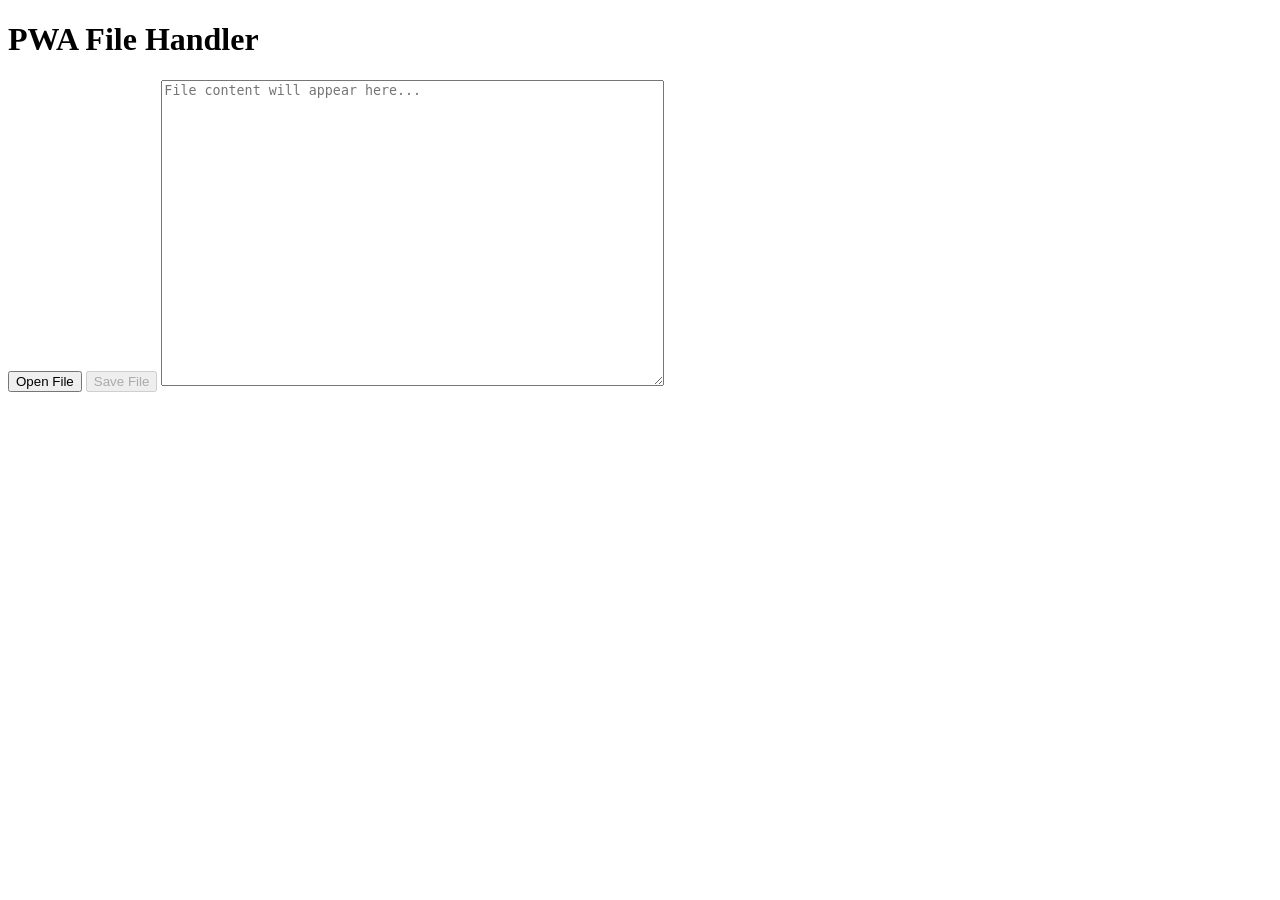
<file: editor/files.html>
<!DOCTYPE html>
<html lang="en">
<head>
    <meta charset="UTF-8">
    <meta name="viewport" content="width=device-width, initial-scale=1.0">
    <title>PWA File Handler</title>
</head>
<body>
<h1>PWA File Handler</h1>
<button id="openFileButton">Open File</button>
<button id="saveFileButton" disabled>Save File</button>
<textarea id="fileContent" placeholder="File content will appear here..." rows="20" cols="60"></textarea>

<script>
    let fileHandle;

    document.getElementById("openFileButton").addEventListener("click", async () => {
        // Prompt user to select a file
        [fileHandle] = await window.showOpenFilePicker();
        const file = await fileHandle.getFile();
        const contents = await file.text();

        // Display file contents in textarea
        document.getElementById("fileContent").value = contents;
        document.getElementById("saveFileButton").disabled = false;
    });

    document.getElementById("saveFileButton").addEventListener("click", async () => {
        if (!fileHandle) return;

        const content = document.getElementById("fileContent").value;
        const writable = await fileHandle.createWritable();
        await writable.write(content);
        await writable.close();
        alert("File saved successfully!");
    });
</script>
</body>
</html>
</file>
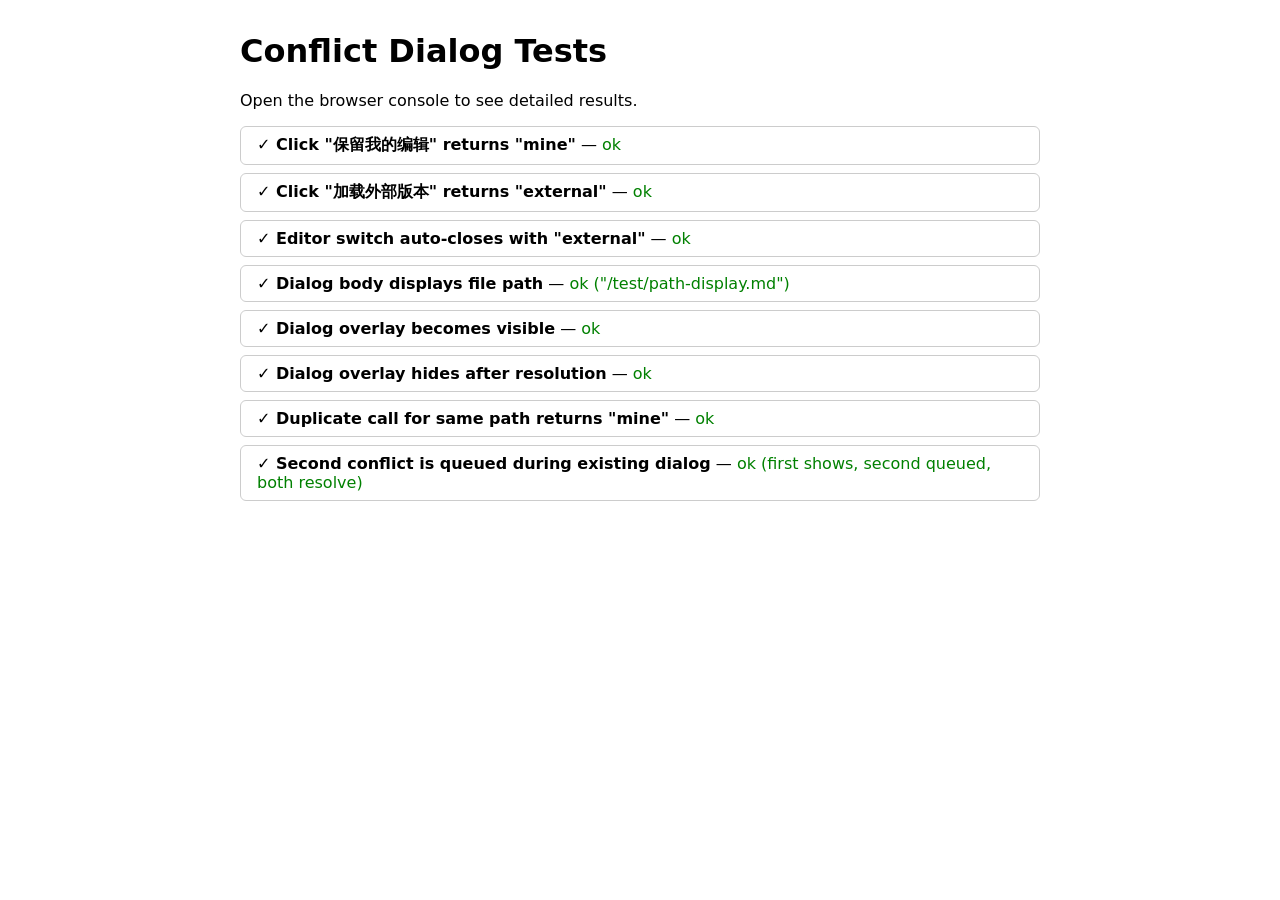
<file: web/test-conflict-dialog.html>
<!DOCTYPE html>
<html lang="en">
<head>
<meta charset="UTF-8">
<title>Conflict Dialog Tests - REQ-260618-010-TASK-003</title>
<style>
  body { font-family: system-ui, sans-serif; max-width: 800px; margin: 2rem auto; padding: 0 1rem; }
  .pass { color: green; }
  .fail { color: red; }
  .test { border: 1px solid #ccc; border-radius: 6px; padding: 0.5rem 1rem; margin: 0.5rem 0; }
  .test-name { font-weight: bold; }
</style>
</head>
<body>
<h1>Conflict Dialog Tests</h1>
<p>Open the browser console to see detailed results.</p>

<div id="results"></div>

<!-- Minimal DOM for conflict dialog -->
<div id="conflict-dialog-overlay" style="display: none;">
    <div id="conflict-dialog">
        <div id="conflict-dialog-title">文件已被外部修改</div>
        <div id="conflict-dialog-body"></div>
        <div id="conflict-dialog-actions">
            <button id="conflict-keep-mine">保留我的编辑</button>
            <button id="conflict-load-external">加载外部版本</button>
        </div>
    </div>
</div>

<script>
// Initialize conflict globals (normally done by files.js which isn't loaded here).
window.conflictPath = null;
window.conflictQueue = [];
</script>
<script src="modals.js?v="></script>
<script>
// Mock window.currentEditor (used by conflict dialog polling).
window.currentEditor = { path: null };

function addResult(name, pass, detail) {
    const div = document.createElement('div');
    div.className = 'test';
    div.innerHTML = `<span class="test-name">${pass ? '✓' : '✗'} ${name}</span>`
        + (detail ? ` — <span class="${pass ? 'pass' : 'fail'}">${detail}</span>` : '');
    document.getElementById('results').appendChild(div);
    console.log(`${pass ? 'PASS' : 'FAIL'}: ${name}${detail ? ' — ' + detail : ''}`);
}

async function runTests() {
    // Test 1: showConflictDialog returns 'mine' when "Keep mine" is clicked.
    {
        const testName = 'Click "保留我的编辑" returns "mine"';
        try {
            window.currentEditor.path = '/test/file.md';
            const promise = showConflictDialog('/test/file.md');
            // Simulate click on keep-mine button after a tick.
            setTimeout(() => {
                document.getElementById('conflict-keep-mine').click();
            }, 50);
            const result = await promise;
            const pass = result === 'mine';
            addResult(testName, pass, pass ? 'ok' : `got "${result}", expected "mine"`);
        } catch (e) {
            addResult(testName, false, e.message);
        }
    }

    // Test 2: showConflictDialog returns 'external' when "Load external" is clicked.
    {
        const testName = 'Click "加载外部版本" returns "external"';
        try {
            window.currentEditor.path = '/test/another.md';
            const promise = showConflictDialog('/test/another.md');
            setTimeout(() => {
                document.getElementById('conflict-load-external').click();
            }, 50);
            const result = await promise;
            const pass = result === 'external';
            addResult(testName, pass, pass ? 'ok' : `got "${result}", expected "external"`);
        } catch (e) {
            addResult(testName, false, e.message);
        }
    }

    // Test 3: Dialog auto-closes with 'external' when editor switches.
    {
        const testName = 'Editor switch auto-closes with "external"';
        try {
            window.currentEditor.path = '/test/switch-test.md';
            const promise = showConflictDialog('/test/switch-test.md');
            // Simulate editor switch after a short delay.
            setTimeout(() => {
                window.currentEditor.path = '/test/other-file.md';
            }, 100);
            const result = await promise;
            const pass = result === 'external';
            addResult(testName, pass, pass ? 'ok' : `got "${result}", expected "external"`);
        } catch (e) {
            addResult(testName, false, e.message);
        }
    }

    // Test 4: Dialog body shows the correct file path.
    {
        const testName = 'Dialog body displays file path';
        try {
            window.currentEditor.path = '/test/path-display.md';
            const promise = showConflictDialog('/test/path-display.md');
            // Check the body content before clicking.
            await new Promise(r => setTimeout(r, 50));
            const bodyText = document.getElementById('conflict-dialog-body').textContent;
            const pass = bodyText === '/test/path-display.md';
            // Clean up.
            document.getElementById('conflict-keep-mine').click();
            await promise;
            addResult(testName, pass, pass ? `ok ("${bodyText}")` : `got "${bodyText}", expected "/test/path-display.md"`);
        } catch (e) {
            addResult(testName, false, e.message);
        }
    }

    // Test 5: Dialog overlay becomes visible when shown.
    {
        const testName = 'Dialog overlay becomes visible';
        try {
            window.currentEditor.path = '/test/visibility.md';
            const promise = showConflictDialog('/test/visibility.md');
            await new Promise(r => setTimeout(r, 50));
            const display = document.getElementById('conflict-dialog-overlay').style.display;
            const pass = display === 'flex';
            // Clean up.
            document.getElementById('conflict-keep-mine').click();
            await promise;
            addResult(testName, pass, pass ? 'ok' : `display is "${display}", expected "flex"`);
        } catch (e) {
            addResult(testName, false, e.message);
        }
    }

    // Test 6: Dialog overlay hides after resolution.
    {
        const testName = 'Dialog overlay hides after resolution';
        try {
            window.currentEditor.path = '/test/hide.md';
            const promise = showConflictDialog('/test/hide.md');
            await new Promise(r => setTimeout(r, 50));
            document.getElementById('conflict-keep-mine').click();
            await promise;
            await new Promise(r => setTimeout(r, 50));
            const display = document.getElementById('conflict-dialog-overlay').style.display;
            const pass = display === 'none';
            addResult(testName, pass, pass ? 'ok' : `display is "${display}", expected "none"`);
        } catch (e) {
            addResult(testName, false, e.message);
        }
    }

    // Test 7: Multiple calls for the same path return 'mine' without double-showing.
    {
        const testName = 'Duplicate call for same path returns "mine"';
        try {
            window.currentEditor.path = '/test/duplicate.md';
            // First call: show the dialog.
            const promise1 = showConflictDialog('/test/duplicate.md');
            await new Promise(r => setTimeout(r, 50));
            // Second call for the same path while dialog is open.
            const promise2 = showConflictDialog('/test/duplicate.md');
            const result2 = await promise2; // Should resolve immediately with 'mine'.
            const pass = result2 === 'mine';
            // Clean up.
            document.getElementById('conflict-keep-mine').click();
            await promise1;
            addResult(testName, pass, pass ? 'ok' : `got "${result2}", expected "mine"`);
        } catch (e) {
            addResult(testName, false, e.message);
        }
    }

    // Test 8: Queueing — conflict for a different path during an existing dialog.
    {
        const testName = 'Second conflict is queued during existing dialog';
        try {
            window.currentEditor.path = '/test/first-conflict.md';
            const promise1 = showConflictDialog('/test/first-conflict.md');
            await new Promise(r => setTimeout(r, 50));

            // Start a second conflict for a different path.
            const promise2 = showConflictDialog('/test/second-conflict.md');

            // Verify dialog still shows the FIRST path.
            const bodyText = document.getElementById('conflict-dialog-body').textContent;
            const passFirst = bodyText === '/test/first-conflict.md';

            // Resolve the first dialog.
            document.getElementById('conflict-keep-mine').click();
            await promise1;

            // Now the second dialog should be showing.
            await new Promise(r => setTimeout(r, 100));
            const bodyText2 = document.getElementById('conflict-dialog-body').textContent;
            const passSecond = bodyText2 === '/test/second-conflict.md';

            // Resolve the second.
            window.currentEditor.path = '/test/second-conflict.md';
            document.getElementById('conflict-keep-mine').click();
            const result2 = await promise2;

            const pass = passFirst && passSecond && result2 === 'mine';
            addResult(testName, pass,
                pass ? 'ok (first shows, second queued, both resolve)' :
                `first body="${bodyText}", second body="${bodyText2}", result2="${result2}"`);
        } catch (e) {
            addResult(testName, false, e.message);
        }
    }

    console.log('All conflict dialog tests completed.');
}

// Run tests after a short delay to ensure DOM is ready.
setTimeout(runTests, 100);
</script>
</body>
</html>
</file>
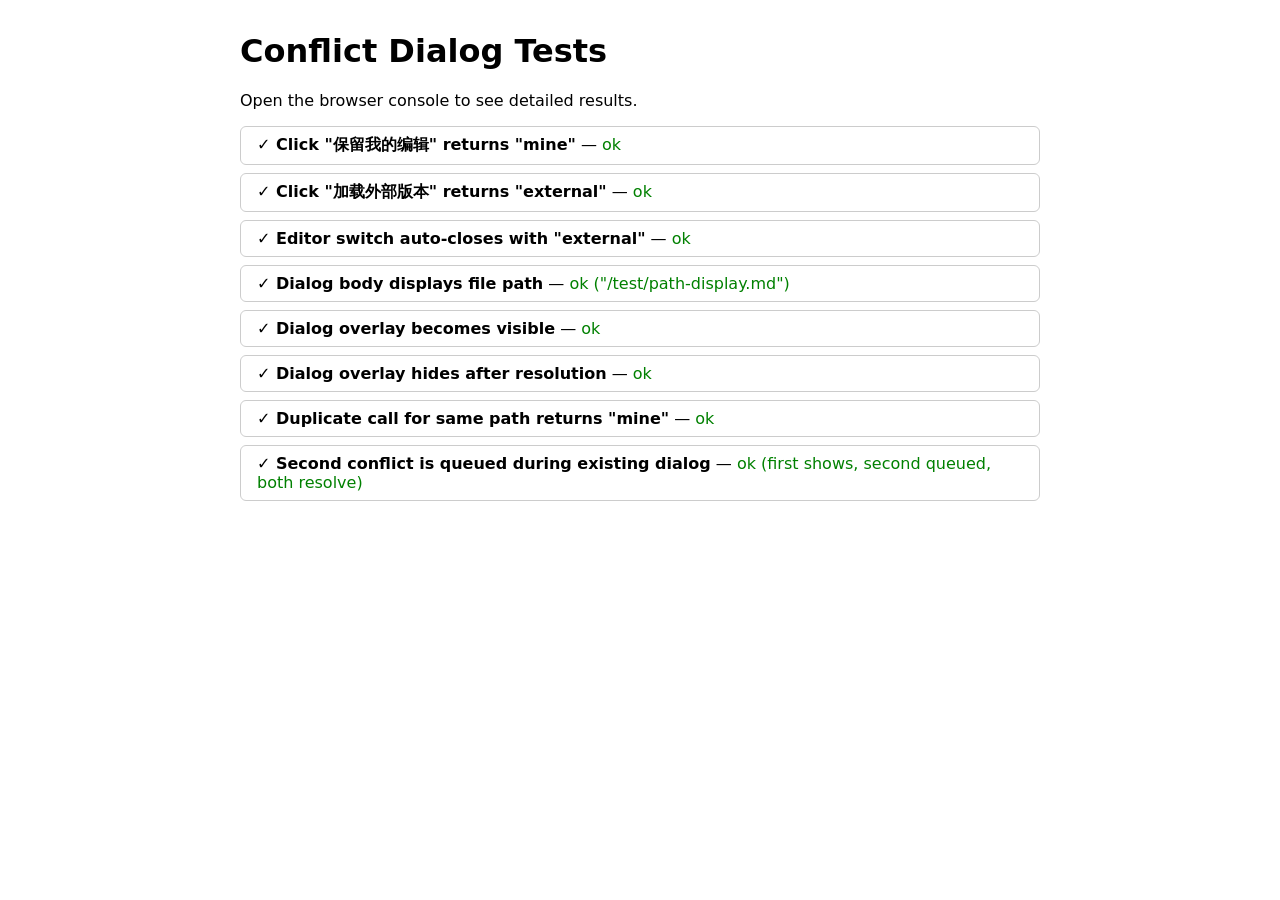
<file: web/test/conflict-dialog-tests.html>
<!DOCTYPE html>
<html lang="en">
<head>
<meta charset="UTF-8">
<title>Conflict Dialog Tests - REQ-260618-010-TASK-003</title>
<style>
  body { font-family: system-ui, sans-serif; max-width: 800px; margin: 2rem auto; padding: 0 1rem; }
  .pass { color: green; }
  .fail { color: red; }
  .test { border: 1px solid #ccc; border-radius: 6px; padding: 0.5rem 1rem; margin: 0.5rem 0; }
  .test-name { font-weight: bold; }
</style>
</head>
<body>
<h1>Conflict Dialog Tests</h1>
<p>Open the browser console to see detailed results.</p>

<div id="results"></div>

<!-- Minimal DOM for conflict dialog -->
<div id="conflict-dialog-overlay" style="display: none;">
    <div id="conflict-dialog">
        <div id="conflict-dialog-title">文件已被外部修改</div>
        <div id="conflict-dialog-body"></div>
        <div id="conflict-dialog-actions">
            <button id="conflict-keep-mine">保留我的编辑</button>
            <button id="conflict-load-external">加载外部版本</button>
        </div>
    </div>
</div>

<script>
// Initialize conflict globals (normally done by files.js which isn't loaded here).
window.conflictPath = null;
window.conflictQueue = [];
</script>
<script src="../modals.js?v="></script>
<script>
// Mock window.currentEditor (used by conflict dialog polling).
window.currentEditor = { path: null };

function addResult(name, pass, detail) {
    const div = document.createElement('div');
    div.className = 'test';
    div.innerHTML = `<span class="test-name">${pass ? '✓' : '✗'} ${name}</span>`
        + (detail ? ` — <span class="${pass ? 'pass' : 'fail'}">${detail}</span>` : '');
    document.getElementById('results').appendChild(div);
    console.log(`${pass ? 'PASS' : 'FAIL'}: ${name}${detail ? ' — ' + detail : ''}`);
}

async function runTests() {
    // Test 1: showConflictDialog returns 'mine' when "Keep mine" is clicked.
    {
        const testName = 'Click "保留我的编辑" returns "mine"';
        try {
            window.currentEditor.path = '/test/file.md';
            const promise = showConflictDialog('/test/file.md');
            // Simulate click on keep-mine button after a tick.
            setTimeout(() => {
                document.getElementById('conflict-keep-mine').click();
            }, 50);
            const result = await promise;
            const pass = result === 'mine';
            addResult(testName, pass, pass ? 'ok' : `got "${result}", expected "mine"`);
        } catch (e) {
            addResult(testName, false, e.message);
        }
    }

    // Test 2: showConflictDialog returns 'external' when "Load external" is clicked.
    {
        const testName = 'Click "加载外部版本" returns "external"';
        try {
            window.currentEditor.path = '/test/another.md';
            const promise = showConflictDialog('/test/another.md');
            setTimeout(() => {
                document.getElementById('conflict-load-external').click();
            }, 50);
            const result = await promise;
            const pass = result === 'external';
            addResult(testName, pass, pass ? 'ok' : `got "${result}", expected "external"`);
        } catch (e) {
            addResult(testName, false, e.message);
        }
    }

    // Test 3: Dialog auto-closes with 'external' when editor switches.
    {
        const testName = 'Editor switch auto-closes with "external"';
        try {
            window.currentEditor.path = '/test/switch-test.md';
            const promise = showConflictDialog('/test/switch-test.md');
            // Simulate editor switch after a short delay.
            setTimeout(() => {
                window.currentEditor.path = '/test/other-file.md';
            }, 100);
            const result = await promise;
            const pass = result === 'external';
            addResult(testName, pass, pass ? 'ok' : `got "${result}", expected "external"`);
        } catch (e) {
            addResult(testName, false, e.message);
        }
    }

    // Test 4: Dialog body shows the correct file path.
    {
        const testName = 'Dialog body displays file path';
        try {
            window.currentEditor.path = '/test/path-display.md';
            const promise = showConflictDialog('/test/path-display.md');
            // Check the body content before clicking.
            await new Promise(r => setTimeout(r, 50));
            const bodyText = document.getElementById('conflict-dialog-body').textContent;
            const pass = bodyText === '/test/path-display.md';
            // Clean up.
            document.getElementById('conflict-keep-mine').click();
            await promise;
            addResult(testName, pass, pass ? `ok ("${bodyText}")` : `got "${bodyText}", expected "/test/path-display.md"`);
        } catch (e) {
            addResult(testName, false, e.message);
        }
    }

    // Test 5: Dialog overlay becomes visible when shown.
    {
        const testName = 'Dialog overlay becomes visible';
        try {
            window.currentEditor.path = '/test/visibility.md';
            const promise = showConflictDialog('/test/visibility.md');
            await new Promise(r => setTimeout(r, 50));
            const display = document.getElementById('conflict-dialog-overlay').style.display;
            const pass = display === 'flex';
            // Clean up.
            document.getElementById('conflict-keep-mine').click();
            await promise;
            addResult(testName, pass, pass ? 'ok' : `display is "${display}", expected "flex"`);
        } catch (e) {
            addResult(testName, false, e.message);
        }
    }

    // Test 6: Dialog overlay hides after resolution.
    {
        const testName = 'Dialog overlay hides after resolution';
        try {
            window.currentEditor.path = '/test/hide.md';
            const promise = showConflictDialog('/test/hide.md');
            await new Promise(r => setTimeout(r, 50));
            document.getElementById('conflict-keep-mine').click();
            await promise;
            await new Promise(r => setTimeout(r, 50));
            const display = document.getElementById('conflict-dialog-overlay').style.display;
            const pass = display === 'none';
            addResult(testName, pass, pass ? 'ok' : `display is "${display}", expected "none"`);
        } catch (e) {
            addResult(testName, false, e.message);
        }
    }

    // Test 7: Multiple calls for the same path return 'mine' without double-showing.
    {
        const testName = 'Duplicate call for same path returns "mine"';
        try {
            window.currentEditor.path = '/test/duplicate.md';
            // First call: show the dialog.
            const promise1 = showConflictDialog('/test/duplicate.md');
            await new Promise(r => setTimeout(r, 50));
            // Second call for the same path while dialog is open.
            const promise2 = showConflictDialog('/test/duplicate.md');
            const result2 = await promise2; // Should resolve immediately with 'mine'.
            const pass = result2 === 'mine';
            // Clean up.
            document.getElementById('conflict-keep-mine').click();
            await promise1;
            addResult(testName, pass, pass ? 'ok' : `got "${result2}", expected "mine"`);
        } catch (e) {
            addResult(testName, false, e.message);
        }
    }

    // Test 8: Queueing — conflict for a different path during an existing dialog.
    {
        const testName = 'Second conflict is queued during existing dialog';
        try {
            window.currentEditor.path = '/test/first-conflict.md';
            const promise1 = showConflictDialog('/test/first-conflict.md');
            await new Promise(r => setTimeout(r, 50));

            // Start a second conflict for a different path.
            const promise2 = showConflictDialog('/test/second-conflict.md');

            // Verify dialog still shows the FIRST path.
            const bodyText = document.getElementById('conflict-dialog-body').textContent;
            const passFirst = bodyText === '/test/first-conflict.md';

            // Resolve the first dialog.
            document.getElementById('conflict-keep-mine').click();
            await promise1;

            // Now the second dialog should be showing.
            await new Promise(r => setTimeout(r, 100));
            const bodyText2 = document.getElementById('conflict-dialog-body').textContent;
            const passSecond = bodyText2 === '/test/second-conflict.md';

            // Resolve the second.
            window.currentEditor.path = '/test/second-conflict.md';
            document.getElementById('conflict-keep-mine').click();
            const result2 = await promise2;

            const pass = passFirst && passSecond && result2 === 'mine';
            addResult(testName, pass,
                pass ? 'ok (first shows, second queued, both resolve)' :
                `first body="${bodyText}", second body="${bodyText2}", result2="${result2}"`);
        } catch (e) {
            addResult(testName, false, e.message);
        }
    }

    console.log('All conflict dialog tests completed.');
}

// Run tests after a short delay to ensure DOM is ready.
setTimeout(runTests, 100);
</script>
</body>
</html>
</file>
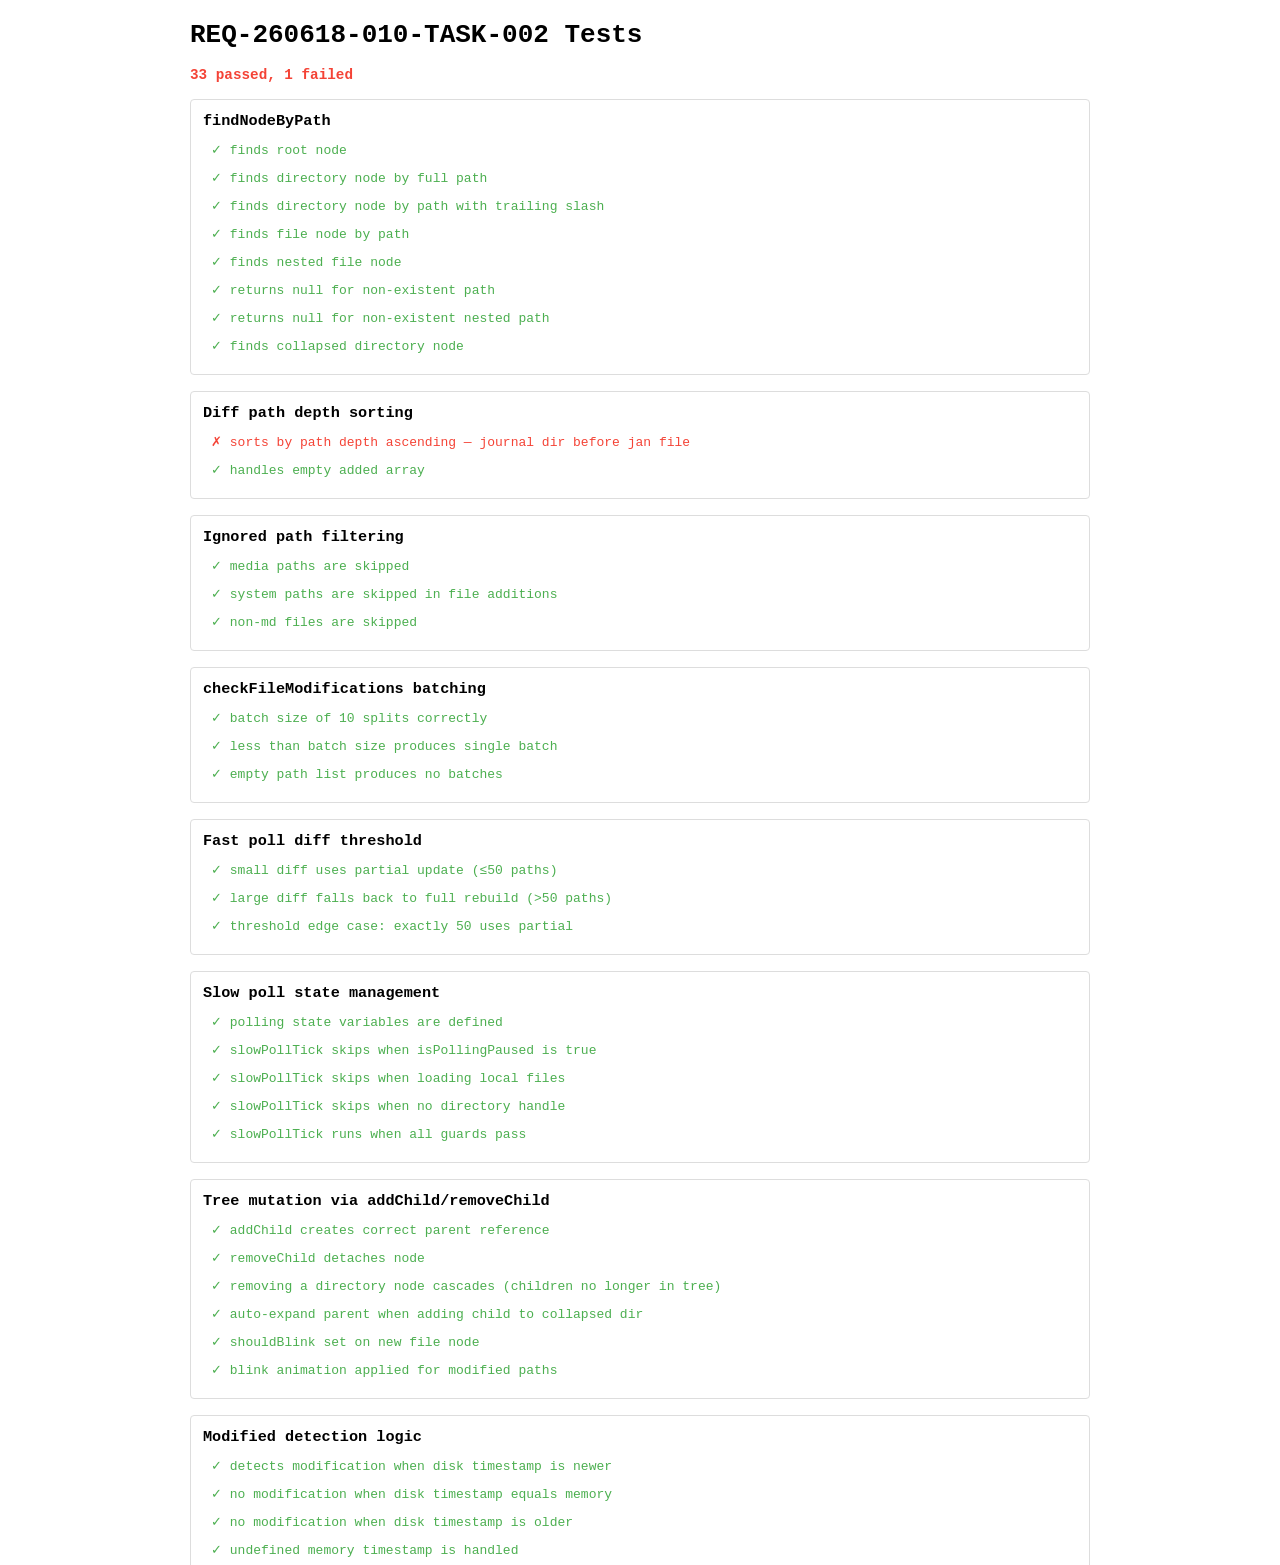
<file: web/test/task-002-tests.html>
<!DOCTYPE html>
<html lang="en">
<head>
<meta charset="UTF-8">
<title>REQ-260618-010-TASK-002 Tests</title>
<style>
  body { font-family: monospace; max-width: 900px; margin: 20px auto; padding: 0 20px; }
  .pass { color: #4CAF50; }
  .fail { color: #F44336; }
  .suite { margin: 16px 0; padding: 12px; border: 1px solid #ddd; border-radius: 4px; }
  .suite h3 { margin: 0 0 8px 0; }
  .test { margin: 4px 0; padding: 4px 8px; }
  .summary { font-weight: bold; margin: 16px 0; font-size: 1.1em; }
</style>
</head>
<body>
<h1>REQ-260618-010-TASK-002 Tests</h1>
<div id="results"></div>

<script>
// ============================================================
// Test harness
// ============================================================
const results = { passed: 0, failed: 0, suites: [] };
let currentSuite = null;

function suite(name, fn) {
  currentSuite = { name, tests: [] };
  results.suites.push(currentSuite);
  fn();
}

function test(name, fn) {
  try {
    fn();
    currentSuite.tests.push({ name, status: 'pass' });
    results.passed++;
  } catch (e) {
    currentSuite.tests.push({ name, status: 'fail', error: e.message });
    results.failed++;
  }
}

function assert(condition, msg) {
  if (!condition) throw new Error(msg || 'assertion failed');
}

function assertEq(actual, expected, msg) {
  if (actual !== expected) {
    throw new Error(msg || `expected ${JSON.stringify(expected)}, got ${JSON.stringify(actual)}`);
  }
}

function assertDeepEq(actual, expected, msg) {
  const a = JSON.stringify(actual);
  const b = JSON.stringify(expected);
  if (a !== b) {
    throw new Error(msg || `expected ${b}, got ${a}`);
  }
}

function renderResults() {
  const div = document.getElementById('results');
  let html = `<div class="summary ${results.failed ? 'fail' : 'pass'}">`;
  html += `${results.passed} passed, ${results.failed} failed</div>`;

  for (const s of results.suites) {
    html += `<div class="suite"><h3>${s.name}</h3>`;
    for (const t of s.tests) {
      const cls = t.status === 'pass' ? 'pass' : 'fail';
      html += `<div class="test ${cls}">${t.status === 'pass' ? '✓' : '✗'} ${t.name}`;
      if (t.error) html += ` — <span class="fail">${t.error}</span>`;
      html += `</div>`;
    }
    html += `</div>`;
  }
  div.innerHTML = html;
}

// Replicated helpers from the codebase for testing.
// WARNING: These helpers (removeTrailingSlash, findNodeByPath,
// makeMockTreeNode) are replicated from the source code.  When the
// originals in web/lib/sidebar.js or web/files.js change, the replicas
// here AND in web/test/task-002-tests.mjs MUST be updated to match.
//
// Replicated helper from files.js for tests:
function removeTrailingSlash(path) {
  if (path === '/') return '/';
  if (path.endsWith('/')) return path.slice(0, -1);
  return path;
}

// Replicated findNodeByPath from sidebar.js for tests:
function findNodeByPath(root, path) {
  const searchPath = removeTrailingSlash(path);
  function search(node) {
    if (node.path === searchPath) return node;
    if (!node.getChildren) return null;
    for (const child of node.getChildren()) {
      const found = search(child);
      if (found) return found;
    }
    return null;
  }
  return search(root);
}

// Slow poll interval constant from app.js:
const SLOW_POLL_INTERVAL = 30000;

// ============================================================
// Mock helpers
// ============================================================
function makeMockTreeNode(userObject, opts = {}) {
  const children = [];
  const events = {};
  const node = {
    userObject,
    path: opts.path || null,
    isGroupEnd: opts.isGroupEnd || false,
    shouldBlink: false,
    _expanded: opts.expanded !== undefined ? opts.expanded : true,
    _selected: opts.selected || false,
    _isDir: opts.dir || false,
    parent: opts.parent || null,

    addChild(child) {
      children.push(child);
      child.parent = node;
    },
    prependChild(child) {
      children.unshift(child);
      child.parent = node;
    },
    removeChild(child) {
      const idx = children.indexOf(child);
      if (idx >= 0) children.splice(idx, 1);
    },
    removeChildPos(pos) {
      if (pos >= 0 && pos < children.length) children.splice(pos, 1);
    },
    getChildren() { return children; },
    getChildCount() { return children.length; },
    getIndexOfChild(child) { return children.indexOf(child); },
    getRoot() {
      let n = node;
      while (n.parent) n = n.parent;
      return n;
    },
    setUserObject(o) { node.userObject = o; },
    getUserObject() { return node.userObject; },
    setOptions(o) { node._opts = o; },
    changeOption(k, v) { if (node._opts) node._opts[k] = v; },
    getOptions() { return node._opts || {}; },
    isLeaf() { return !node._isDir; },
    setExpanded(v) {
      if (node._expanded === v) return;
      node._expanded = v;
      if (!v && children.length > 0) {
        children.forEach(c => { if (!c.isLeaf()) c.setExpanded(false); });
      }
      if (events.toggle_expanded) events.toggle_expanded(node);
    },
    toggleExpanded() { node.setExpanded(!node._expanded); },
    isExpanded() { return node.isLeaf() ? true : node._expanded; },
    setEnabled(v) { node._enabled = v; },
    toggleEnabled() { node._enabled = !node._enabled; },
    isEnabled() { return node._enabled !== false; },
    setSelected(v) {
      if (node._selected === v) return;
      node._selected = v;
      if (events.toggle_selected) events.toggle_selected(node);
    },
    toggleSelected() { node.setSelected(!node._selected); },
    isSelected() { return node._selected; },
    open() { if (!node.isLeaf() && events.open) events.open(node); },
    on(ev, cb) {
      if (cb === undefined) return events[ev] || (() => {});
      events[ev] = cb;
    },
    equals(other) { return other && other.userObject === node.userObject; },
    toString() { return typeof node.userObject === 'string' ? node.userObject : String(node.userObject); },
  };
  return node;
}

// ============================================================
// Suite 1: findNodeByPath
// ============================================================
suite('findNodeByPath', () => {

  // Build a small tree
  function buildTestTree() {
    const root = makeMockTreeNode('', { path: '/', dir: true, expanded: true });
    const journal = makeMockTreeNode('journal', { path: '/journal', dir: true, expanded: true });
    const habits = makeMockTreeNode('habits', { path: '/habits', dir: true, expanded: false });
    const notesFile = makeMockTreeNode('Notes', { path: '/Notes.md', expanded: false });

    root.addChild(journal);
    root.addChild(habits);
    root.addChild(notesFile);

    const jan = makeMockTreeNode('2026-01.md', { path: '/journal/2026-01.md', expanded: false });
    journal.addChild(jan);

    return root;
  }

  test('finds root node', () => {
    const root = buildTestTree();
    const found = findNodeByPath(root, '/');
    assert(found !== null, 'should find root');
    assertEq(found.path, '/');
  });

  test('finds directory node by full path', () => {
    const root = buildTestTree();
    const found = findNodeByPath(root, '/journal');
    assert(found !== null, 'should find journal');
    assertEq(found.path, '/journal');
  });

  test('finds directory node by path with trailing slash', () => {
    const root = buildTestTree();
    const found = findNodeByPath(root, '/journal/');
    assert(found !== null, 'should find journal with trailing slash');
    assertEq(found.path, '/journal');
  });

  test('finds file node by path', () => {
    const root = buildTestTree();
    const found = findNodeByPath(root, '/Notes.md');
    assert(found !== null, 'should find Notes.md');
    assertEq(found.path, '/Notes.md');
  });

  test('finds nested file node', () => {
    const root = buildTestTree();
    const found = findNodeByPath(root, '/journal/2026-01.md');
    assert(found !== null, 'should find nested file');
    assertEq(found.path, '/journal/2026-01.md');
  });

  test('returns null for non-existent path', () => {
    const root = buildTestTree();
    const found = findNodeByPath(root, '/nonexistent');
    assertEq(found, null);
  });

  test('returns null for non-existent nested path', () => {
    const root = buildTestTree();
    const found = findNodeByPath(root, '/journal/nonexistent.md');
    assertEq(found, null);
  });

  test('finds collapsed directory node', () => {
    const root = buildTestTree();
    const found = findNodeByPath(root, '/habits');
    assert(found !== null, 'should find collapsed dir');
    assertEq(found.path, '/habits');
    assertEq(found.isExpanded(), false);
  });
});

// ============================================================
// Suite 2: Partial diff path sorting
// ============================================================
suite('Diff path depth sorting', () => {

  test('sorts by path depth ascending', () => {
    const paths = [
      '/journal/2026-01.md',
      '/projects/',
      '/projects/code/',
      '/journal/',
      '/projects/code/main.js',
    ];
    paths.sort((a, b) => {
      const da = (a.match(/\//g) || []).length;
      const db = (b.match(/\//g) || []).length;
      return da - db;
    });
    // Directories (1 slash) should come before their children (2 slashes)
    assert(paths.indexOf('/projects/') < paths.indexOf('/projects/code/'),
      'parent dir should come before child dir');
    assert(paths.indexOf('/projects/code/') < paths.indexOf('/projects/code/main.js'),
      'parent dir should come before file');
    assert(paths.indexOf('/journal/') < paths.indexOf('/journal/2026-01.md'),
      'journal dir before jan file');
  });

  test('handles empty added array', () => {
    const added = [];
    const sorted = [...added].sort((a, b) => {
      const da = (a.match(/\//g) || []).length;
      const db = (b.match(/\//g) || []).length;
      return da - db;
    });
    assertEq(sorted.length, 0);
  });
});

// ============================================================
// Suite 3: Path filtering logic
// ============================================================
suite('Ignored path filtering', () => {

  test('media paths are skipped', () => {
    const paths = ['/media/', '/media/image.png', '/notes/file.md'];
    const filtered = paths.filter(p => p !== '/media' && !p.startsWith('/media/'));
    assertEq(filtered.length, 1);
    assertEq(filtered[0], '/notes/file.md');
  });

  test('system paths are skipped in file additions', () => {
    const systemPaths = ['/config.json', '/Chat.md', '/Later.md'];
    const systemSet = ['/config.json', '/Chat.md', '/Later.md'];
    const filtered = systemPaths.filter(p => !systemSet.includes(p));
    assertEq(filtered.length, 0);
  });

  test('non-md files are skipped', () => {
    const paths = ['/notes/readme.md', '/notes/image.png', '/notes/data.json'];
    // Simulate toFilename and .endsWith('.md') filtering
    function toFilename(p) {
      const parts = p.split('/').filter(x => x);
      return parts[parts.length - 1] || '/';
    }
    const filtered = paths.filter(p => toFilename(p).endsWith('.md'));
    assertEq(filtered.length, 1);
    assertEq(filtered[0], '/notes/readme.md');
  });
});

// ============================================================
// Suite 4: checkFileModifications batching logic
// ============================================================
suite('checkFileModifications batching', () => {

  test('batch size of 10 splits correctly', () => {
    const BATCH_SIZE = 10;
    const paths = Array.from({ length: 25 }, (_, i) => `/file${i}.md`);
    const batches = [];
    for (let i = 0; i < paths.length; i += BATCH_SIZE) {
      batches.push(paths.slice(i, i + BATCH_SIZE));
    }
    assertEq(batches.length, 3, '25 files → 3 batches');
    assertEq(batches[0].length, 10);
    assertEq(batches[1].length, 10);
    assertEq(batches[2].length, 5);
  });

  test('less than batch size produces single batch', () => {
    const BATCH_SIZE = 10;
    const paths = Array.from({ length: 5 }, (_, i) => `/file${i}.md`);
    const batches = [];
    for (let i = 0; i < paths.length; i += BATCH_SIZE) {
      batches.push(paths.slice(i, i + BATCH_SIZE));
    }
    assertEq(batches.length, 1);
    assertEq(batches[0].length, 5);
  });

  test('empty path list produces no batches', () => {
    const BATCH_SIZE = 10;
    const paths = [];
    const batches = [];
    for (let i = 0; i < paths.length; i += BATCH_SIZE) {
      batches.push(paths.slice(i, i + BATCH_SIZE));
    }
    assertEq(batches.length, 0);
  });
});

// ============================================================
// Suite 5: Fast poll diff threshold for full vs partial rebuild
// ============================================================
suite('Fast poll diff threshold', () => {

  test('small diff uses partial update (≤50 paths)', () => {
    const added = Array.from({ length: 5 }, (_, i) => `/file${i}.md`);
    const removed = Array.from({ length: 3 }, (_, i) => `/old${i}.md`);
    const total = added.length + removed.length;
    assert(total <= 50, '8 paths should trigger partial update');
  });

  test('large diff falls back to full rebuild (>50 paths)', () => {
    const added = Array.from({ length: 30 }, (_, i) => `/file${i}.md`);
    const removed = Array.from({ length: 25 }, (_, i) => `/old${i}.md`);
    const total = added.length + removed.length;
    assert(total > 50, '55 paths should trigger full rebuild');
  });

  test('threshold edge case: exactly 50 uses partial', () => {
    const added = Array.from({ length: 25 }, (_, i) => `/file${i}.md`);
    const removed = Array.from({ length: 25 }, (_, i) => `/old${i}.md`);
    const total = added.length + removed.length;
    assertEq(total, 50);
  });
});

// ============================================================
// Suite 6: Slow poll state management
// ============================================================
suite('Slow poll state management', () => {

  test('polling state variables are defined', () => {
    assert(typeof SLOW_POLL_INTERVAL !== 'undefined', 'SLOW_POLL_INTERVAL should be defined');
    assertEq(SLOW_POLL_INTERVAL, 30000, 'should be 30 seconds');
  });

  test('slowPollTick skips when isPollingPaused is true', () => {
    // This test validates the guard logic in slowPollTick.
    // In the actual code: if (isPollingPaused) return;
    // We simulate the guard here.
    const isPollingPaused = true;
    let tickRan = false;

    // Simulated guard at top of slowPollTick
    if (isPollingPaused) {
      // early return
    } else {
      tickRan = true;
    }
    assertEq(tickRan, false, 'tick should skip when paused');
  });

  test('slowPollTick skips when loading local files', () => {
    const isLoadingLocalFiles = true;
    let tickRan = false;
    if (isLoadingLocalFiles) {
      // early return
    } else {
      tickRan = true;
    }
    assertEq(tickRan, false, 'tick should skip during load');
  });

  test('slowPollTick skips when no directory handle', () => {
    const handle = null;
    let tickRan = false;
    if (!handle) {
      // early return
    } else {
      tickRan = true;
    }
    assertEq(tickRan, false, 'tick should skip without dir handle');
  });

  test('slowPollTick runs when all guards pass', () => {
    const isPollingPaused = false;
    const isLoadingLocalFiles = false;
    const handle = {};
    let tickRan = false;
    if (isPollingPaused) return;
    if (isLoadingLocalFiles) return;
    if (!handle) return;
    tickRan = true;
    assertEq(tickRan, true, 'tick should run when all guards pass');
  });
});

// ============================================================
// Suite 7: Partial Tree Mutation (addChild / removeChild)
// ============================================================
suite('Tree mutation via addChild/removeChild', () => {

  test('addChild creates correct parent reference', () => {
    const parent = makeMockTreeNode('parent', { path: '/parent', dir: true });
    const child = makeMockTreeNode('child', { path: '/parent/child.md' });
    parent.addChild(child);
    assertEq(child.parent, parent);
    assertEq(parent.getChildCount(), 1);
    assertEq(parent.getChildren()[0], child);
  });

  test('removeChild detaches node', () => {
    const parent = makeMockTreeNode('parent', { path: '/parent', dir: true });
    const child = makeMockTreeNode('child', { path: '/parent/child.md' });
    parent.addChild(child);
    assertEq(parent.getChildCount(), 1);
    parent.removeChild(child);
    assertEq(parent.getChildCount(), 0, 'child should be removed');
  });

  test('removing a directory node cascades (children no longer in tree)', () => {
    const root = makeMockTreeNode('', { path: '/', dir: true });
    const dir = makeMockTreeNode('somedir', { path: '/somedir', dir: true });
    const file = makeMockTreeNode('file.md', { path: '/somedir/file.md' });
    dir.addChild(file);
    root.addChild(dir);
    assertEq(root.getChildCount(), 1);

    root.removeChild(dir);
    assertEq(root.getChildCount(), 0, 'dir removed from root');
    // The file node still exists in memory as a child of dir,
    // but it's no longer reachable from the root.
    assertEq(dir.getChildCount(), 1, 'file still referenced by removed dir');
  });

  test('auto-expand parent when adding child to collapsed dir', () => {
    const parent = makeMockTreeNode('collapsed', { path: '/collapsed', dir: true, expanded: false });
    assertEq(parent.isExpanded(), false);

    // Auto-expand for new child
    if (!parent.isLeaf() && !parent.isExpanded()) {
      parent.setExpanded(true);
    }
    assertEq(parent.isExpanded(), true);
  });

  test('shouldBlink set on new file node', () => {
    const node = makeMockTreeNode('newfile.md', { path: '/newfile.md' });
    node.shouldBlink = true;
    assertEq(node.shouldBlink, true);
  });

  test('blink animation applied for modified paths', () => {
    const modifiedPaths = ['/newfile.md', '/newdir/'];
    assert(modifiedPaths.includes('/newfile.md'), 'modifiedPaths should contain the path');
    assert(modifiedPaths.includes('/newdir/'), 'modifiedPaths should contain dir path');
  });
});

// ============================================================
// Suite 8: Modified detection logic
// ============================================================
suite('Modified detection logic', () => {

  test('detects modification when disk timestamp is newer', () => {
    const memLastModified = 1000;
    const diskLastModified = 2000;
    const isModified = diskLastModified > memLastModified;
    assertEq(isModified, true, 'newer disk timestamp should flag as modified');
  });

  test('no modification when disk timestamp equals memory', () => {
    const memLastModified = 1000;
    const diskLastModified = 1000;
    const isModified = diskLastModified > memLastModified;
    assertEq(isModified, false, 'equal timestamps should not flag');
  });

  test('no modification when disk timestamp is older', () => {
    const memLastModified = 2000;
    const diskLastModified = 1000;
    const isModified = diskLastModified > memLastModified;
    assertEq(isModified, false, 'older disk timestamp should not flag');
  });

  test('undefined memory timestamp is handled', () => {
    const memLastModified = undefined;
    const diskLastModified = 2000;
    const isModified = memLastModified !== undefined && diskLastModified > memLastModified;
    assertEq(isModified, false, 'undefined memory ts should not flag');
  });
});

// ============================================================
// Render results
// ============================================================
renderResults();
</script>
</body>
</html>
</file>
